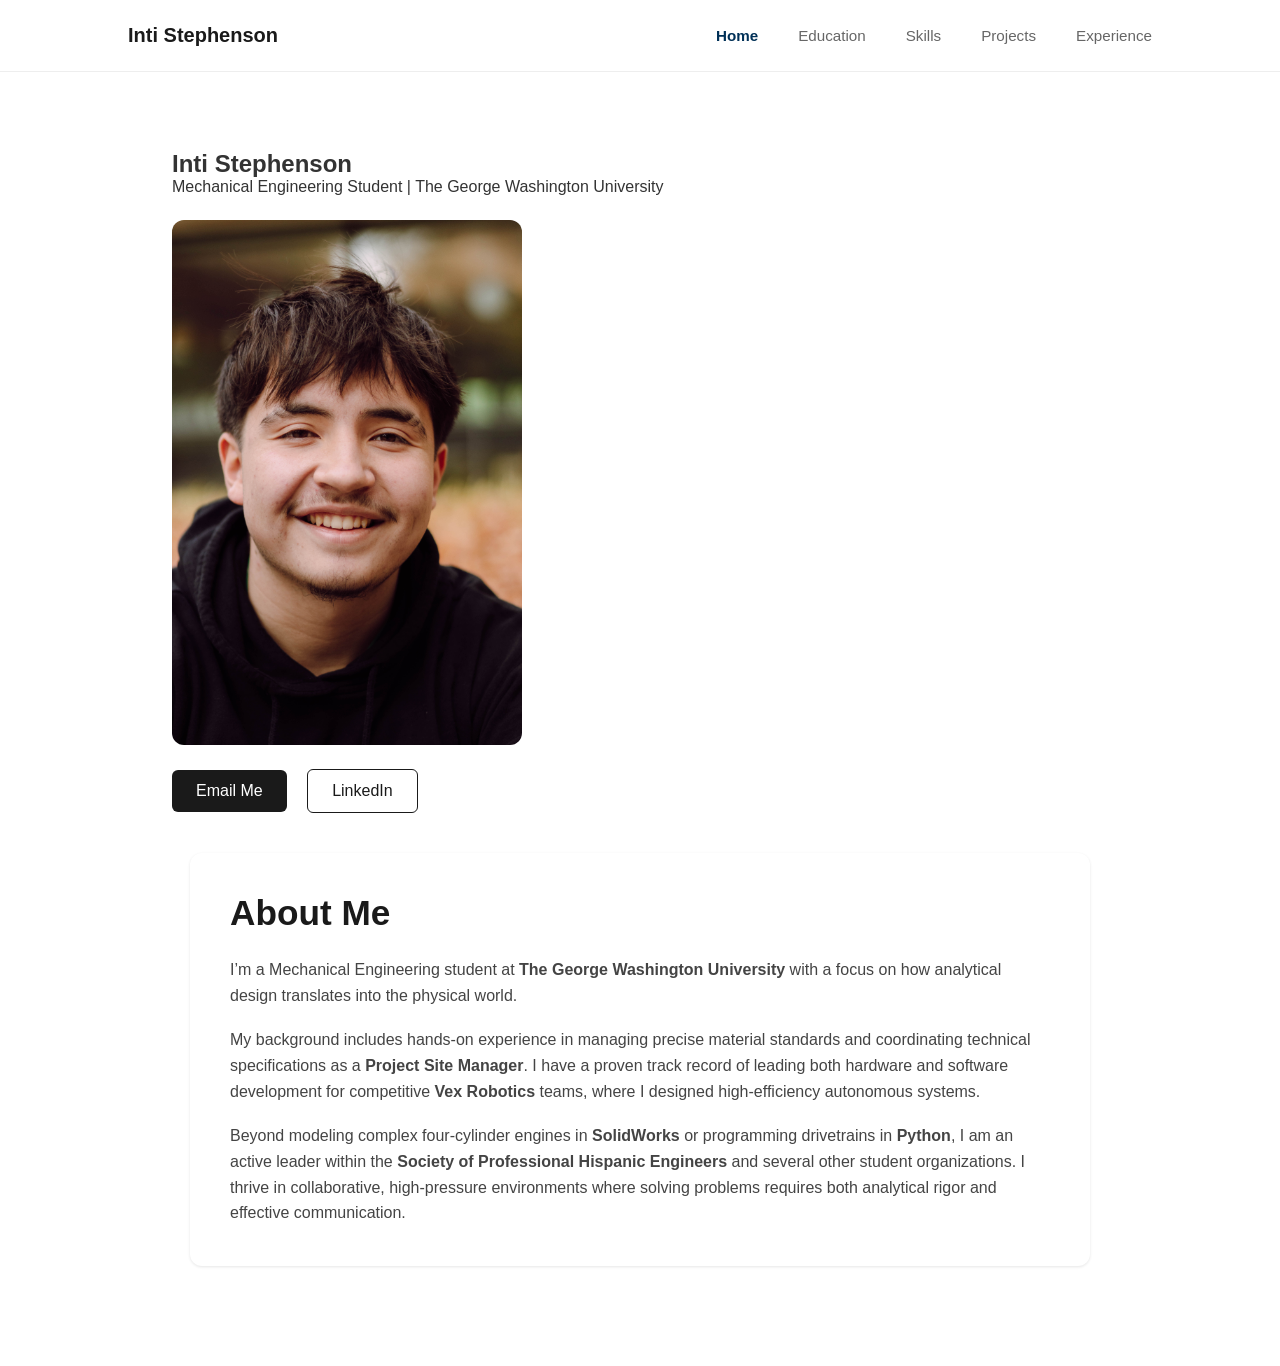
<file: index.html>
<!DOCTYPE html>
<html lang="en">
<head>
    <meta charset="UTF-8">
    <meta name="viewport" content="width=device-width, initial-scale=1.0">
    <title>Inti Stephenson | Home</title>
    <link rel="stylesheet" href="style.css">
    <style>
        .hero-section {
            margin-bottom: 2rem;
            text-align: left;
        }

        .actions {
            margin-top: 1.5rem;
            margin-bottom: 2.5rem;
        }

        .hero-photo {
            width: 350px;
            height: auto;
            border-radius: 12px;
            margin-top: 1.5rem;
            display: block;
        }

        .about-box {
            background-color: #ffffff;
            padding: 2.5rem;
            border-radius: 12px;
            box-shadow: 0 1px 3px rgba(0,0,0,0.1);
            max-width: 900px;
            margin: 0 auto 4rem;
        }

        .about-box h2 {
            font-size: 2.2rem;
            font-weight: 700;
            color: #1a1a1a;
            margin-bottom: 1.5rem;
            border-bottom: none;
            padding-bottom: 0;
            margin-top: 0;
        }

        .about-content-paragraph {
            margin-bottom: 1.2rem;
            color: #444;
            line-height: 1.6;
        }

        .about-content-paragraph:last-child {
            margin-bottom: 0;
        }
    </style>
</head>
<body>
    <header class="navbar">
        <div class="logo">Inti Stephenson</div>
        <nav>
            <ul class="nav-links">
                <li><a href="index.html" class="active">Home</a></li>
                <li><a href="education.html">Education</a></li>
                <li><a href="skills.html">Skills</a></li>
                <li><a href="projects.html">Projects</a></li>
                <li><a href="experience.html">Experience</a></li>
            </ul>
        </nav>
    </header>

    <main class="container">
        <section class="hero-section">
            <div class="hero-header">
                <h1 class="name-title">Inti Stephenson</h1>
                <div class="title-badge">
                    Mechanical Engineering Student | The George Washington University
                </div>
            </div>

            <img src="photo.JPG" alt="Inti Stephenson" class="hero-photo">
            
            <div class="actions">
                <a href="mailto:inti.stephenson@gwmail.gwu.edu" class="btn">Email Me</a>
                <a href="https://www.linkedin.com/in/inti-stephenson" class="btn btn-outline" target="_blank">LinkedIn</a>
            </div>
        </section>

        <section class="about-box">
            <h2>About Me</h2>
            <div class="about-content">
                <p class="about-content-paragraph">
                    I’m a Mechanical Engineering student at <strong>The George Washington University</strong> with a focus on how analytical design translates into the physical world.
                </p>
                <p class="about-content-paragraph">
                    My background includes hands-on experience in managing precise material standards and coordinating technical specifications as a <strong>Project Site Manager</strong>. I have a proven track record of leading both hardware and software development for competitive <strong>Vex Robotics</strong> teams, where I designed high-efficiency autonomous systems.
                </p>
                <p class="about-content-paragraph">
                    Beyond modeling complex four-cylinder engines in <strong>SolidWorks</strong> or programming drivetrains in <strong>Python</strong>, I am an active leader within the <strong>Society of Professional Hispanic Engineers</strong> and several other student organizations. I thrive in collaborative, high-pressure environments where solving problems requires both analytical rigor and effective communication.
                </p>
            </div>
        </section>
    </main>
</body>
</html>
</file>
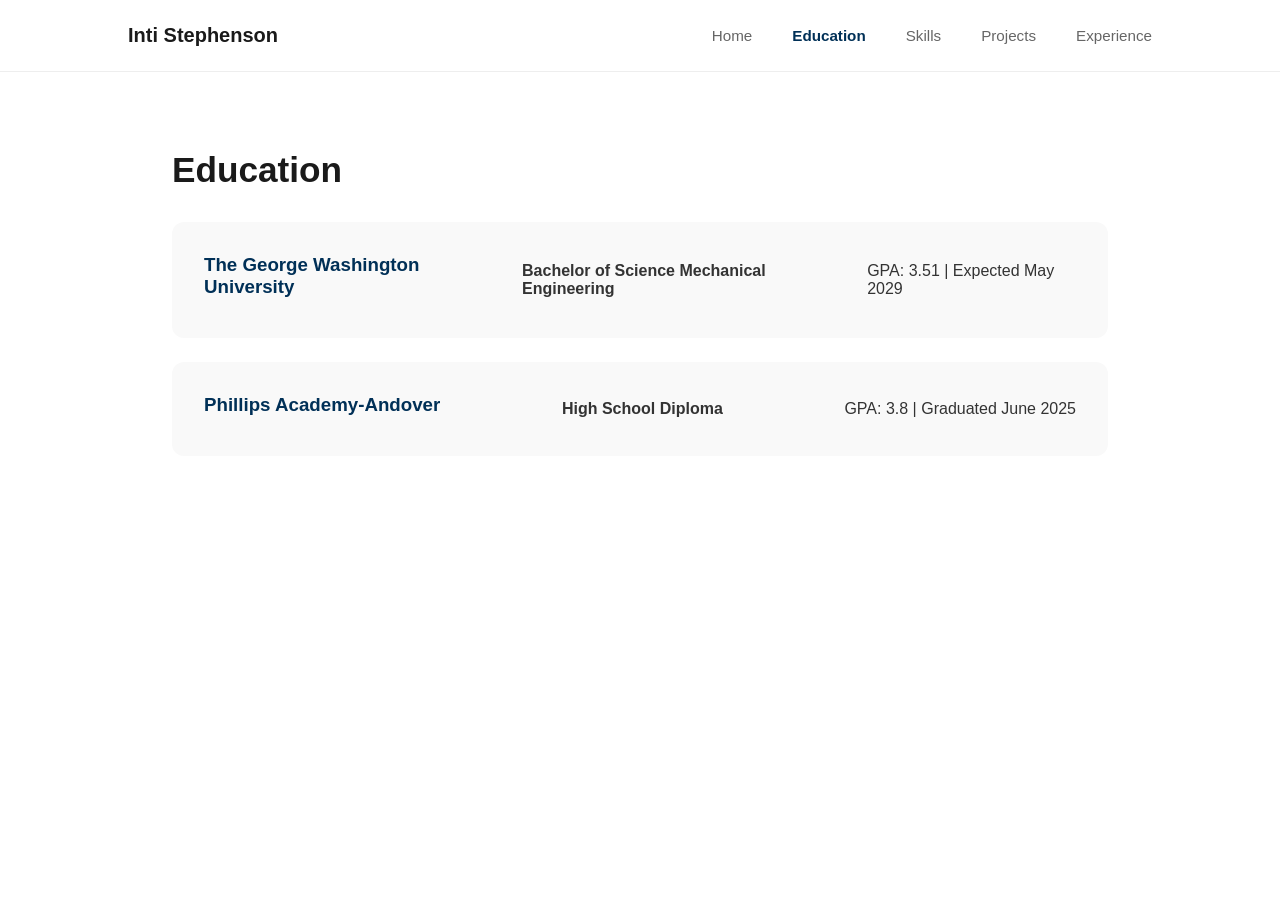
<file: education.html>
<!DOCTYPE html>
<html lang="en">
<head>
    <meta charset="UTF-8">
    <meta name="viewport" content="width=device-width, initial-scale=1.0">
    <title>Education | Inti Stephenson</title>
    <link rel="stylesheet" href="style.css">
</head>
<body>
    <header class="navbar">
        <div class="logo">Inti Stephenson</div>
        <nav>
            <ul class="nav-links">
                <li><a href="index.html">Home</a></li>
                <li><a href="education.html" class="active">Education</a></li>
                <li><a href="skills.html">Skills</a></li>
                <li><a href="projects.html">Projects</a></li>
                <li><a href="experience.html">Experience</a></li>
            </ul>
        </nav>
    </header>
    <main class="container">
        <h2>Education</h2>
        <div class="card">
            <h3>The George Washington University</h3>
            <p><strong>Bachelor of Science Mechanical Engineering</strong></p>
            <p>GPA: 3.51 | Expected May 2029</p>
        </div>
        <div class="card">
            <h3>Phillips Academy-Andover</h3>
            <p><strong>High School Diploma</strong></p>
            <p>GPA: 3.8 | Graduated June 2025</p>
        </div>
    </main>
</body>
</html>
</file>
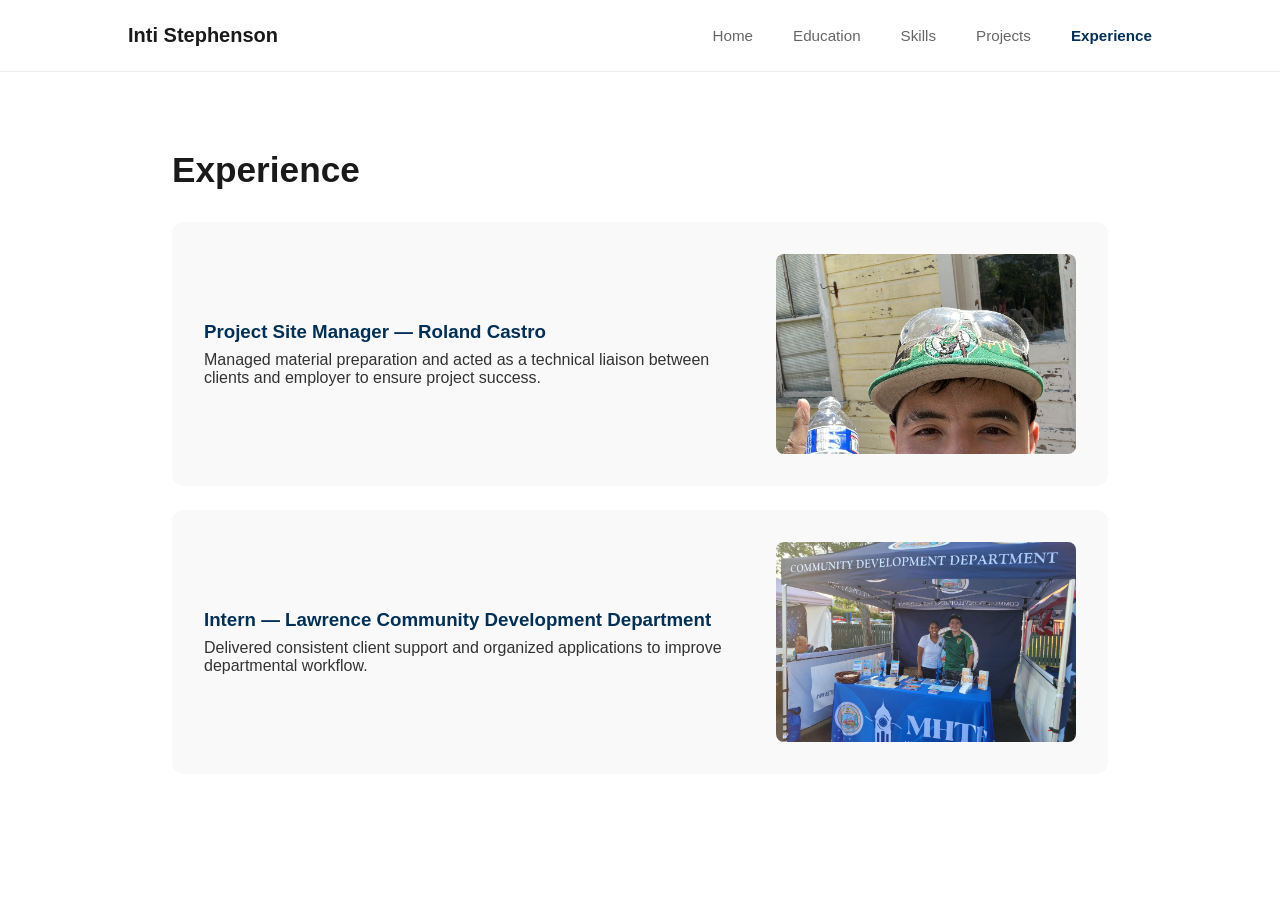
<file: experience.html>
<!DOCTYPE html>
<html lang="en">
<head>
    <meta charset="UTF-8">
    <meta name="viewport" content="width=device-width, initial-scale=1.0">
    <title>Experience | Inti Stephenson</title>
    <link rel="stylesheet" href="style.css">
</head>
<body>
    <header class="navbar">
        <div class="logo">Inti Stephenson</div>
        <nav>
            <ul class="nav-links">
                <li><a href="index.html">Home</a></li>
                <li><a href="education.html">Education</a></li>
                <li><a href="skills.html">Skills</a></li>
                <li><a href="projects.html">Projects</a></li>
                <li><a href="experience.html" class="active">Experience</a></li>
            </ul>
        </nav>
    </header>
    <main class="container">
        <h2>Experience</h2>
        <div class="exp-entry">
            <div class="entry-text">
                <h3>Project Site Manager — Roland Castro</h3>
                <p>Managed material preparation and acted as a technical liaison between clients and employer to ensure project success.</p>
            </div>
            <img src="site_manager.JPG" alt="Project Site Management" class="entry-photo">
        </div>
        <div class="exp-entry">
            <div class="entry-text">
                <h3>Intern — Lawrence Community Development Department</h3>
                <p>Delivered consistent client support and organized applications to improve departmental workflow.</p>
            </div>
            <img src="intern.JPG" alt="Community Internship" class="entry-photo">
        </div>
    </main>
</body>
</html>
</file>
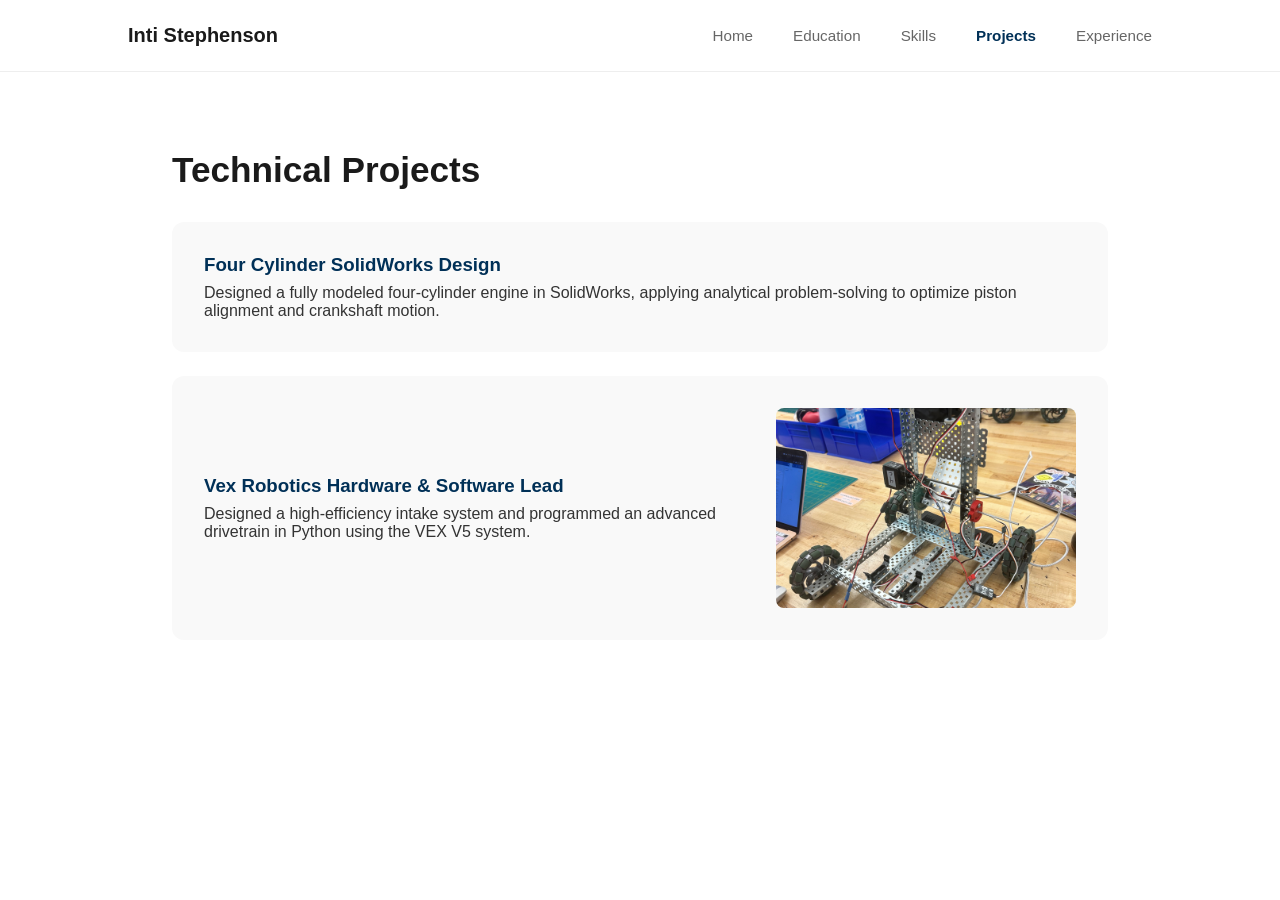
<file: projects.html>
<!DOCTYPE html>
<html lang="en">
<head>
    <meta charset="UTF-8">
    <meta name="viewport" content="width=device-width, initial-scale=1.0">
    <title>Projects | Inti Stephenson</title>
    <link rel="stylesheet" href="style.css">
</head>
<body>
    <header class="navbar">
        <div class="logo">Inti Stephenson</div>
        <nav>
            <ul class="nav-links">
                <li><a href="index.html">Home</a></li>
                <li><a href="education.html">Education</a></li>
                <li><a href="skills.html">Skills</a></li>
                <li><a href="projects.html" class="active">Projects</a></li>
                <li><a href="experience.html">Experience</a></li>
            </ul>
        </nav>
    </header>
    <main class="container">
        <h2>Technical Projects</h2>
        
        <div class="project-entry">
            <div class="entry-text">
                <h3>Four Cylinder SolidWorks Design</h3>
                <p>Designed a fully modeled four-cylinder engine in SolidWorks, applying analytical problem-solving to optimize piston alignment and crankshaft motion.</p>
            </div>
        </div>

        <div class="project-entry">
            <div class="entry-text">
                <h3>Vex Robotics Hardware & Software Lead</h3>
                <p>Designed a high-efficiency intake system and programmed an advanced drivetrain in Python using the VEX V5 system.</p>
            </div>
            <img src="robot.jpg" alt="Vex Robot" class="entry-photo">
        </div>
    </main>
</body>
</html>
</file>
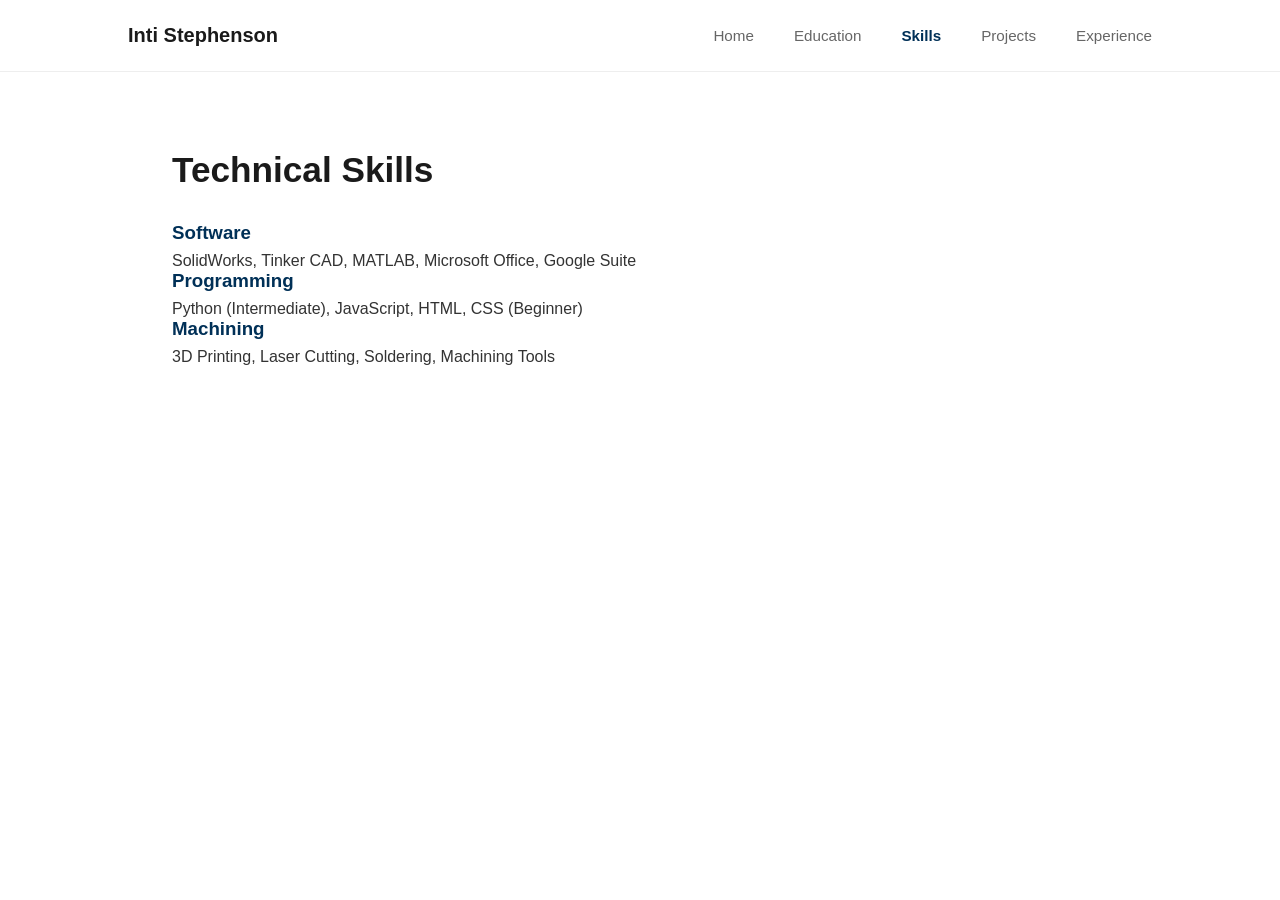
<file: skills.html>
<!DOCTYPE html>
<html lang="en">
<head>
    <meta charset="UTF-8">
    <meta name="viewport" content="width=device-width, initial-scale=1.0">
    <title>Skills | Inti Stephenson</title>
    <link rel="stylesheet" href="style.css">
</head>
<body>
    <header class="navbar">
        <div class="logo">Inti Stephenson</div>
        <nav>
            <ul class="nav-links">
                <li><a href="index.html">Home</a></li>
                <li><a href="education.html">Education</a></li>
                <li><a href="skills.html" class="active">Skills</a></li>
                <li><a href="projects.html">Projects</a></li>
                <li><a href="experience.html">Experience</a></li>
            </ul>
        </nav>
    </header>
    <main class="container">
        <h2>Technical Skills</h2>
        <div class="skills-wrapper">
            <div class="skill-box">
                <h3>Software</h3>
                <p>SolidWorks, Tinker CAD, MATLAB, Microsoft Office, Google Suite</p>
            </div>
            <div class="skill-box">
                <h3>Programming</h3>
                <p>Python (Intermediate), JavaScript, HTML, CSS (Beginner)</p>
            </div>
            <div class="skill-box">
                <h3>Machining</h3>
                <p>3D Printing, Laser Cutting, Soldering, Machining Tools</p>
            </div>
        </div>
    </main>
</body>
</html>
</file>
<file: style.css>
:root {
    --primary: #1a1a1a;
    --navy: #003057; 
    --bubble-bg: #e6edf3;
    --bg-color: #ffffff;
}

* {
    margin: 0;
    padding: 0;
    box-sizing: border-box;
    font-family: 'Inter', -apple-system, sans-serif;
}

body {
    background-color: var(--bg-color);
    color: #333;
}

.navbar {
    position: fixed;
    top: 0;
    width: 100%;
    background: white;
    display: flex;
    justify-content: space-between;
    align-items: center;
    padding: 1.5rem 10%;
    z-index: 1000;
    border-bottom: 1px solid #eee;
}

.logo {
    font-size: 1.25rem;
    font-weight: 600;
    color: var(--primary);
}

.nav-links {
    display: flex;
    list-style: none;
}

.nav-links li {
    margin-left: 2.5rem;
}

.nav-links a {
    text-decoration: none;
    color: #666;
    font-size: 0.95rem;
    transition: color 0.2s;
}

.nav-links a:hover, .nav-links a.active {
    color: var(--navy);
    font-weight: 600;
}

.container {
    max-width: 1000px;
    margin: 150px auto 100px;
    padding: 0 2rem;
}

.card, .project-entry, .exp-entry {
    background: #f9f9f9;
    padding: 2rem;
    border-radius: 12px;
    margin-bottom: 1.5rem;
    display: flex;
    gap: 2rem;
    align-items: center;
    justify-content: space-between;
}

.entry-text {
    flex: 1;
}

.entry-photo {
    width: 300px; 
    height: 200px;
    object-fit: cover;
    border-radius: 8px;
    display: block;
}

h2 {
    font-size: 2.2rem;
    margin-bottom: 2rem;
    color: var(--primary);
}

h3 {
    margin-bottom: 0.5rem;
    color: var(--navy);
}

.btn {
    display: inline-block;
    padding: 12px 24px;
    background: var(--primary);
    color: white;
    text-decoration: none;
    border-radius: 6px;
    font-weight: 500;
    margin-right: 1rem;
}

.btn-outline {
    background: transparent;
    border: 1px solid var(--primary);
    color: var(--primary);
}

@media (max-width: 768px) {
    .card, .project-entry, .exp-entry {
        flex-direction: column;
        text-align: center;
    }
    .entry-photo {
        width: 100%;
        max-width: 400px;
    }
}
</file>
